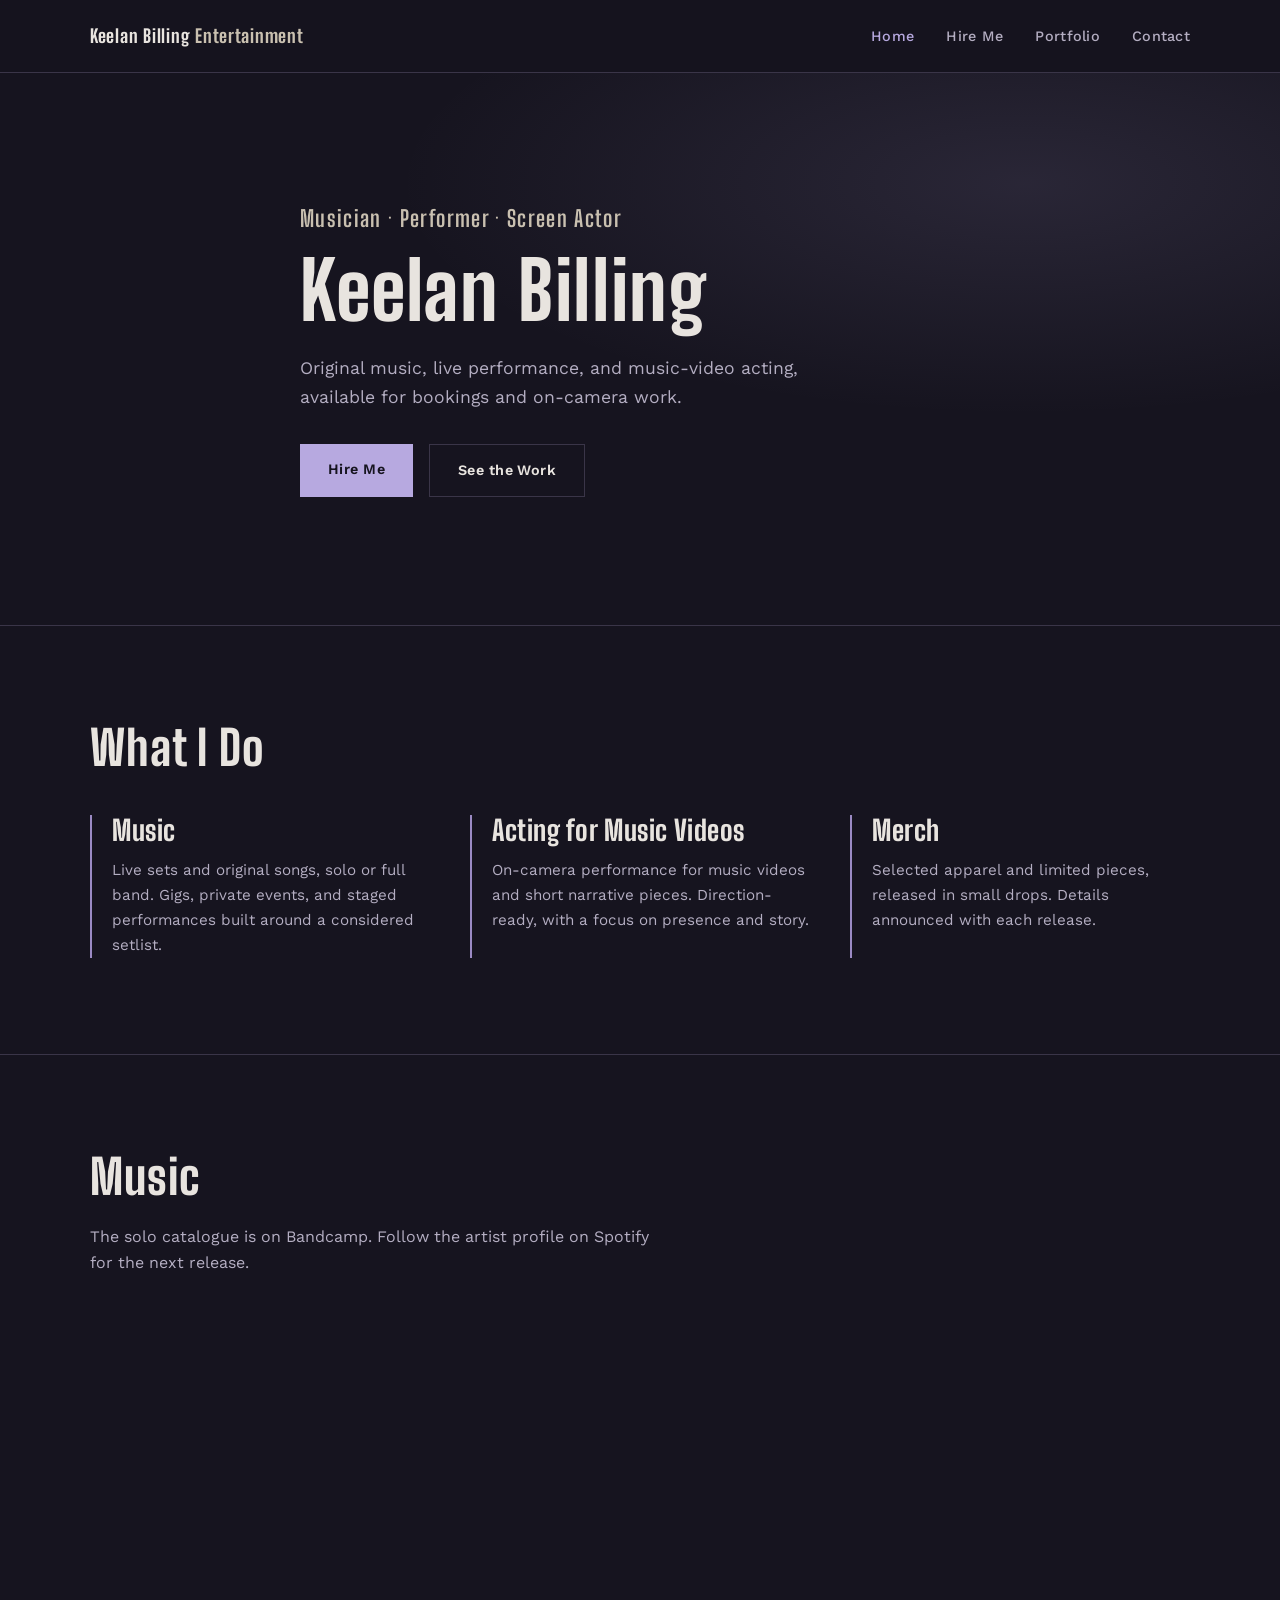
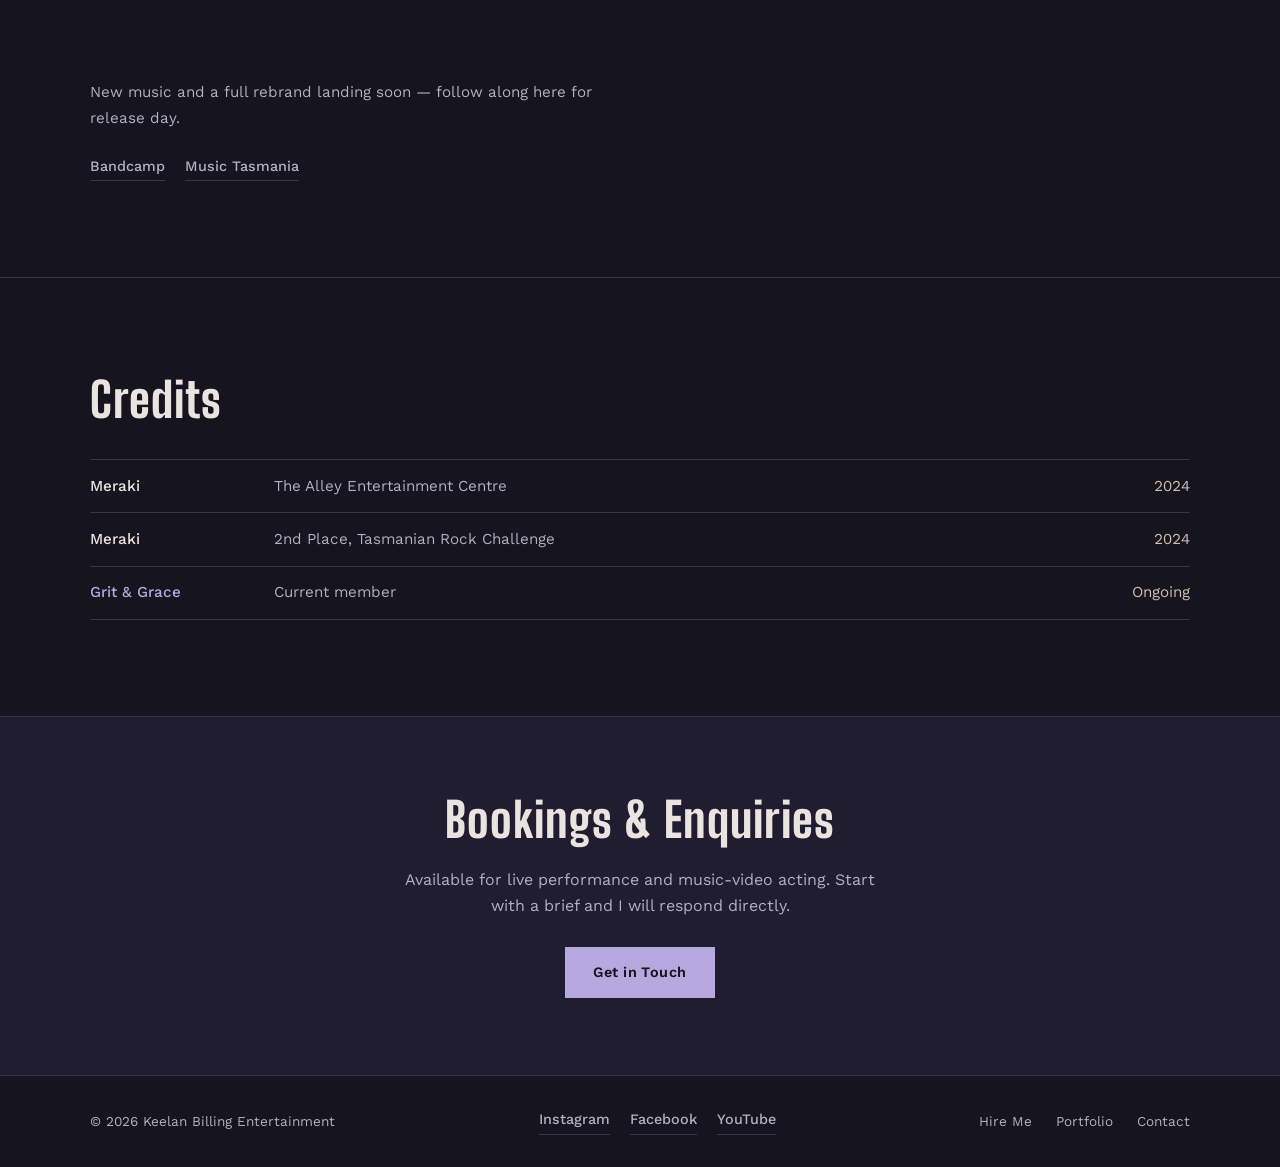
<file: index.html>
<!DOCTYPE html>
<html lang="en">
<head>
  <meta charset="UTF-8">
  <meta name="viewport" content="width=device-width, initial-scale=1.0">
  <meta name="description" content="Keelan Billing. Musician, performer, and screen actor available for live sets, original music, and music video acting.">
  <title>Keelan Billing Entertainment</title>
  <link rel="stylesheet" href="style.css">
</head>
<body>

  <header class="site-header">
    <div class="container header-inner">
      <a href="index.html" class="logo">Keelan Billing <span>Entertainment</span></a>
      <button class="nav-toggle" aria-label="Toggle navigation" aria-expanded="false">
        <span class="nav-toggle-bar"></span>
        <span class="nav-toggle-bar"></span>
        <span class="nav-toggle-bar"></span>
      </button>
      <nav class="site-nav" aria-label="Main navigation">
        <ul>
          <li><a href="index.html" aria-current="page">Home</a></li>
          <li><a href="hire.html">Hire Me</a></li>
          <li><a href="portfolio.html">Portfolio</a></li>
          <li><a href="contact.html">Contact</a></li>
        </ul>
      </nav>
    </div>
  </header>

  <main>
    <section class="hero">
      <div class="container hero-content">
        <p class="hero-tagline">Musician · Performer · Screen Actor</p>
        <h1>Keelan Billing</h1>
        <p class="hero-desc">Original music, live performance, and music-video acting, available for bookings and on-camera work.</p>
        <div class="btn-group">
          <a href="hire.html" class="btn btn-primary">Hire Me</a>
          <a href="portfolio.html" class="btn btn-outline">See the Work</a>
        </div>
      </div>
    </section>

    <section>
      <div class="container">
        <h2>What I Do</h2>
        <div class="services-grid">
          <article class="service-item">
            <h3>Music</h3>
            <p>Live sets and original songs, solo or full band. Gigs, private events, and staged performances built around a considered setlist.</p>
          </article>
          <article class="service-item">
            <h3>Acting for Music Videos</h3>
            <p>On-camera performance for music videos and short narrative pieces. Direction-ready, with a focus on presence and story.</p>
          </article>
          <article class="service-item">
            <h3>Merch</h3>
            <p>Selected apparel and limited pieces, released in small drops. Details announced with each release.</p>
          </article>
        </div>
      </div>
    </section>

    <section>
      <div class="container music-block">
        <h2>Music</h2>
        <p>The solo catalogue is on Bandcamp. Follow the artist profile on Spotify for the next release.</p>
        <div class="spotify-embed">
          <iframe data-testid="embed-iframe" style="border-radius:12px" src="https://open.spotify.com/embed/artist/3LQ8WdzUnTdsKHWAmYanKN?utm_source=generator&amp;si=8c4894f1d75b4c3d" width="100%" height="352" frameBorder="0" allowfullscreen="" allow="autoplay; clipboard-write; encrypted-media; fullscreen; picture-in-picture" loading="lazy" title="Keelan Billing on Spotify"></iframe>
        </div>
        <p class="music-note">New music and a full rebrand landing soon — follow along here for release day.</p>
        <div class="music-links">
          <a href="https://keelanbilling.bandcamp.com/" target="_blank" rel="noopener noreferrer">Bandcamp</a>
          <a href="https://musictasmania.org/connect/artists/keelan-billing" target="_blank" rel="noopener noreferrer">Music Tasmania</a>
        </div>
      </div>
    </section>

    <section>
      <div class="container">
        <h2>Credits</h2>
        <ul class="credits-list">
          <li>
            <span class="credit-title">Meraki</span>
            <span class="credit-role">The Alley Entertainment Centre</span>
            <span class="credit-year">2024</span>
          </li>
          <li>
            <span class="credit-title">Meraki</span>
            <span class="credit-role">2nd Place, Tasmanian Rock Challenge</span>
            <span class="credit-year">2024</span>
          </li>
          <li>
            <span class="credit-title"><a href="https://www.gritandgrace.au" target="_blank" rel="noopener noreferrer">Grit &amp; Grace</a></span>
            <span class="credit-role">Current member</span>
            <span class="credit-year">Ongoing</span>
          </li>
        </ul>
      </div>
    </section>

    <section class="cta-banner">
      <div class="container">
        <h2>Bookings &amp; Enquiries</h2>
        <p>Available for live performance and music-video acting. Start with a brief and I will respond directly.</p>
        <a href="contact.html" class="btn btn-primary">Get in Touch</a>
      </div>
    </section>
  </main>

  <footer class="site-footer">
    <div class="container footer-inner">
      <p>&copy; 2026 Keelan Billing Entertainment</p>
      <div class="social-links">
        <a href="https://instagram.com/keelan.7" target="_blank" rel="noopener noreferrer">Instagram</a>
        <a href="https://www.facebook.com/profile.php?id=61566569551535" target="_blank" rel="noopener noreferrer">Facebook</a>
        <a href="https://www.youtube.com/@keelanbilling" target="_blank" rel="noopener noreferrer">YouTube</a>
      </div>
      <nav class="footer-nav" aria-label="Footer navigation">
        <a href="hire.html">Hire Me</a>
        <a href="portfolio.html">Portfolio</a>
        <a href="contact.html">Contact</a>
      </nav>
    </div>
  </footer>

  <script src="script.js"></script>
</body>
</html>
</file>
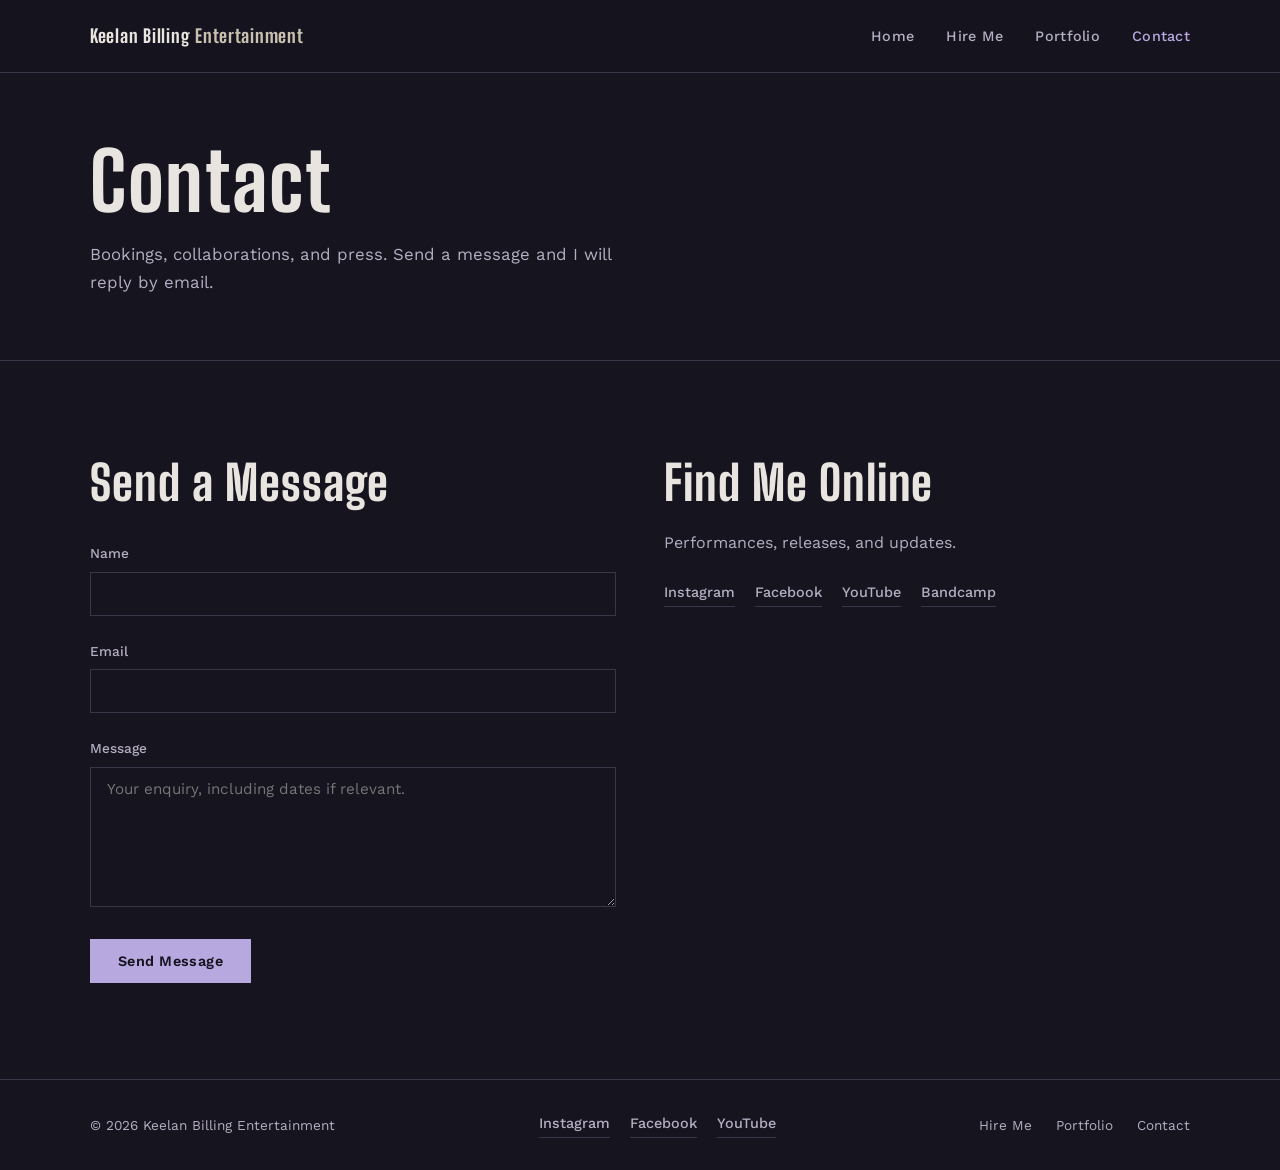
<file: contact.html>
<!DOCTYPE html>
<html lang="en">
<head>
  <meta charset="UTF-8">
  <meta name="viewport" content="width=device-width, initial-scale=1.0">
  <meta name="description" content="Get in touch with Keelan Billing for bookings, collaborations, or general enquiries.">
  <title>Contact — Keelan Billing Entertainment</title>
  <link rel="stylesheet" href="style.css">
</head>
<body>

  <header class="site-header">
    <div class="container header-inner">
      <a href="index.html" class="logo">Keelan Billing <span>Entertainment</span></a>
      <button class="nav-toggle" aria-label="Toggle navigation" aria-expanded="false">
        <span class="nav-toggle-bar"></span>
        <span class="nav-toggle-bar"></span>
        <span class="nav-toggle-bar"></span>
      </button>
      <nav class="site-nav" aria-label="Main navigation">
        <ul>
          <li><a href="index.html">Home</a></li>
          <li><a href="hire.html">Hire Me</a></li>
          <li><a href="portfolio.html">Portfolio</a></li>
          <li><a href="contact.html" aria-current="page">Contact</a></li>
        </ul>
      </nav>
    </div>
  </header>

  <main>
    <div class="page-header">
      <div class="container">
        <h1>Contact</h1>
        <p>Bookings, collaborations, and press. Send a message and I will reply by email.</p>
      </div>
    </div>

    <section>
      <div class="container contact-layout">
        <div>
          <h2>Send a Message</h2>
          <form name="contact" method="POST" data-netlify="true" netlify-honeypot="bot-field">
            <input type="hidden" name="form-name" value="contact">

            <p class="honeypot">
              <label>Don't fill this out if you're human: <input name="bot-field"></label>
            </p>

            <div class="form-group">
              <label for="contact-name">Name</label>
              <input type="text" id="contact-name" name="name" required>
            </div>

            <div class="form-group">
              <label for="contact-email">Email</label>
              <input type="email" id="contact-email" name="email" required>
            </div>

            <div class="form-group">
              <label for="contact-message">Message</label>
              <textarea id="contact-message" name="message" required placeholder="Your enquiry, including dates if relevant."></textarea>
            </div>

            <button type="submit" class="btn btn-primary">Send Message</button>
          </form>
        </div>

        <div>
          <h2>Find Me Online</h2>
          <p style="color: var(--text-muted);">Performances, releases, and updates.</p>
          <div class="social-links">
            <a href="https://instagram.com/keelan.7" target="_blank" rel="noopener noreferrer">Instagram</a>
            <a href="https://www.facebook.com/profile.php?id=61566569551535" target="_blank" rel="noopener noreferrer">Facebook</a>
            <a href="https://www.youtube.com/@keelanbilling" target="_blank" rel="noopener noreferrer">YouTube</a>
            <a href="https://keelanbilling.bandcamp.com/" target="_blank" rel="noopener noreferrer">Bandcamp</a>
          </div>
        </div>
      </div>
    </section>
  </main>

  <footer class="site-footer">
    <div class="container footer-inner">
      <p>&copy; 2026 Keelan Billing Entertainment</p>
      <div class="social-links">
        <a href="https://instagram.com/keelan.7" target="_blank" rel="noopener noreferrer">Instagram</a>
        <a href="https://www.facebook.com/profile.php?id=61566569551535" target="_blank" rel="noopener noreferrer">Facebook</a>
        <a href="https://www.youtube.com/@keelanbilling" target="_blank" rel="noopener noreferrer">YouTube</a>
      </div>
      <nav class="footer-nav" aria-label="Footer navigation">
        <a href="hire.html">Hire Me</a>
        <a href="portfolio.html">Portfolio</a>
        <a href="contact.html">Contact</a>
      </nav>
    </div>
  </footer>

  <script src="script.js"></script>
</body>
</html>
</file>
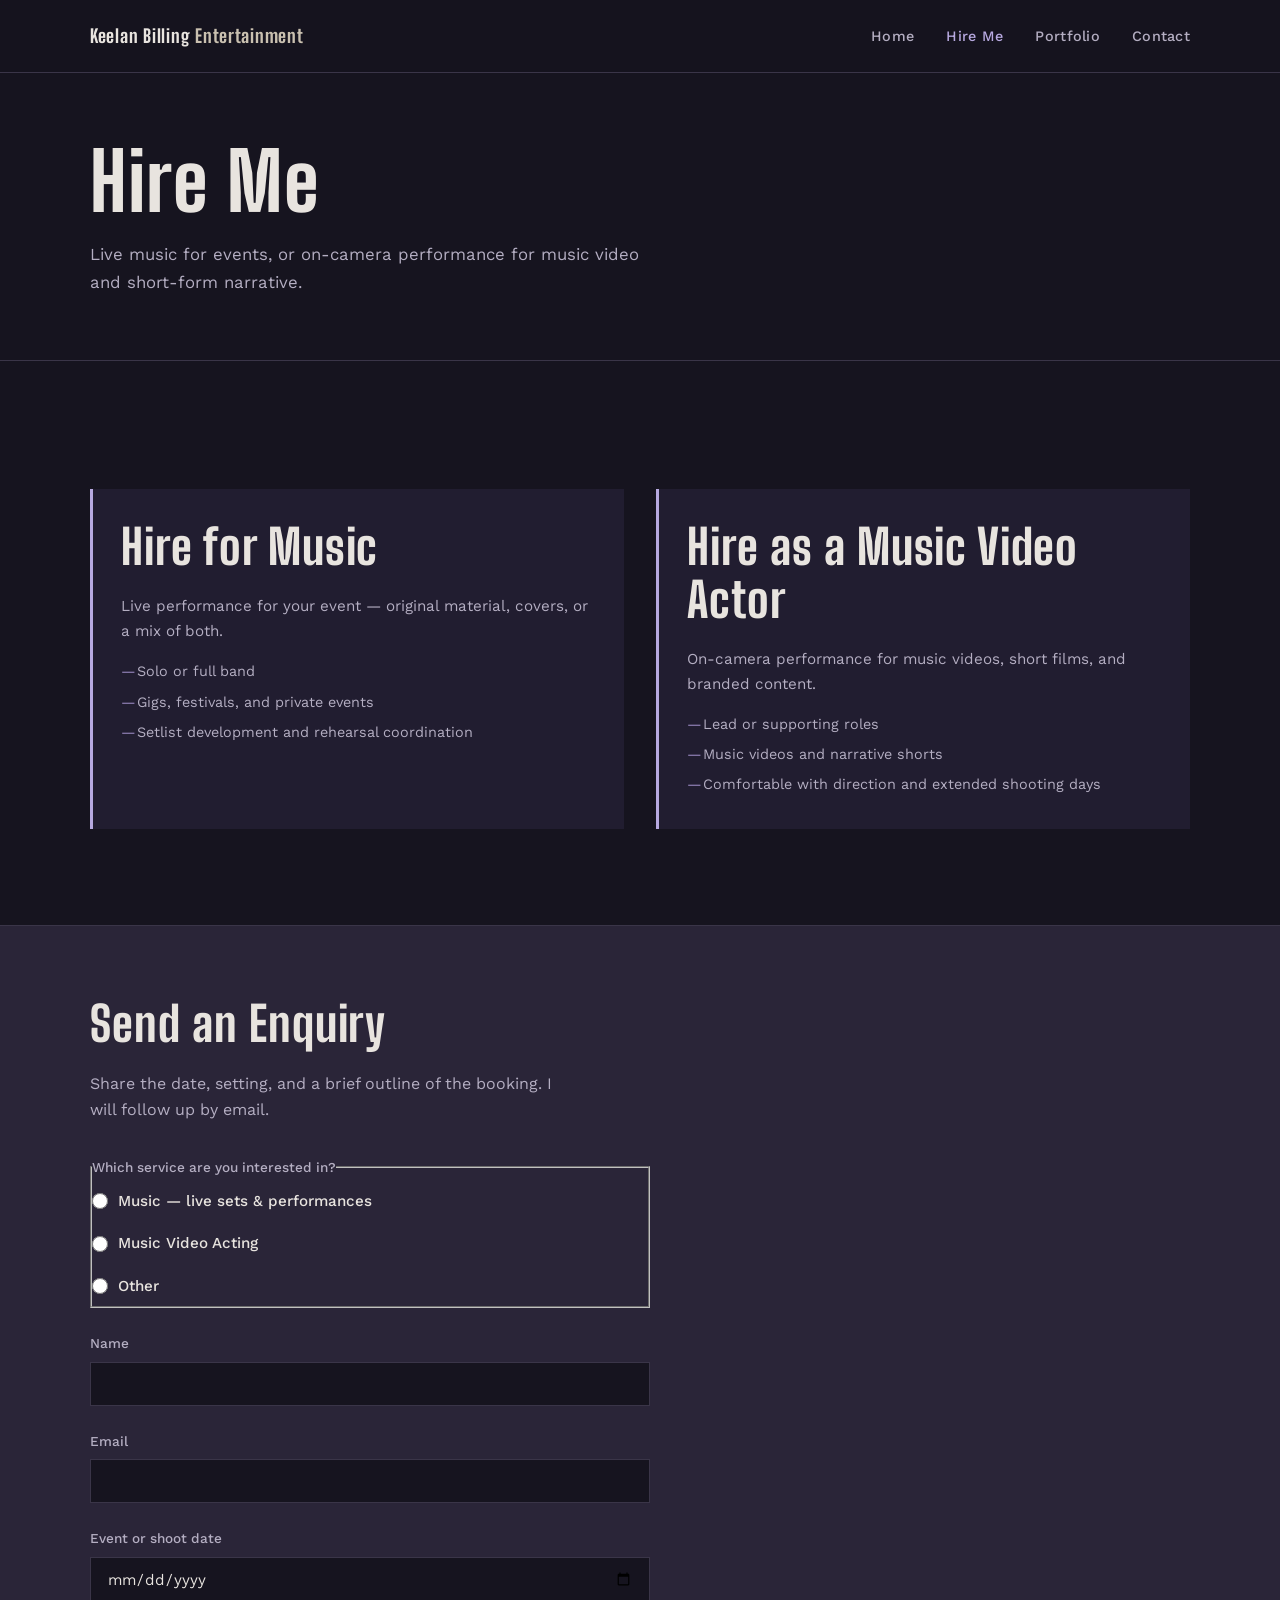
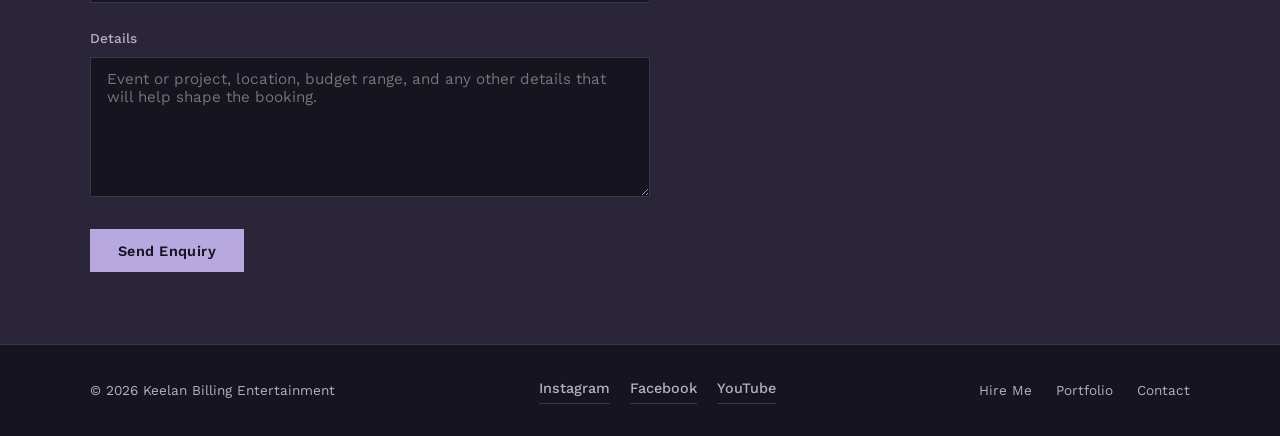
<file: hire.html>
<!DOCTYPE html>
<html lang="en">
<head>
  <meta charset="UTF-8">
  <meta name="viewport" content="width=device-width, initial-scale=1.0">
  <meta name="description" content="Hire Keelan Billing for live music performances or music video acting.">
  <title>Hire Me — Keelan Billing Entertainment</title>
  <link rel="stylesheet" href="style.css">
</head>
<body>

  <header class="site-header">
    <div class="container header-inner">
      <a href="index.html" class="logo">Keelan Billing <span>Entertainment</span></a>
      <button class="nav-toggle" aria-label="Toggle navigation" aria-expanded="false">
        <span class="nav-toggle-bar"></span>
        <span class="nav-toggle-bar"></span>
        <span class="nav-toggle-bar"></span>
      </button>
      <nav class="site-nav" aria-label="Main navigation">
        <ul>
          <li><a href="index.html">Home</a></li>
          <li><a href="hire.html" aria-current="page">Hire Me</a></li>
          <li><a href="portfolio.html">Portfolio</a></li>
          <li><a href="contact.html">Contact</a></li>
        </ul>
      </nav>
    </div>
  </header>

  <main>
    <div class="page-header">
      <div class="container">
        <h1>Hire Me</h1>
        <p>Live music for events, or on-camera performance for music video and short-form narrative.</p>
      </div>
    </div>

    <section>
      <div class="container">
        <div class="hire-offerings">
          <article class="hire-card">
            <h2>Hire for Music</h2>
            <p>Live performance for your event — original material, covers, or a mix of both.</p>
            <ul>
              <li>Solo or full band</li>
              <li>Gigs, festivals, and private events</li>
              <li>Setlist development and rehearsal coordination</li>
            </ul>
          </article>
          <article class="hire-card">
            <h2>Hire as a Music Video Actor</h2>
            <p>On-camera performance for music videos, short films, and branded content.</p>
            <ul>
              <li>Lead or supporting roles</li>
              <li>Music videos and narrative shorts</li>
              <li>Comfortable with direction and extended shooting days</li>
            </ul>
          </article>
        </div>
      </div>
    </section>

    <section class="form-section">
      <div class="container">
        <h2>Send an Enquiry</h2>
        <p style="color: var(--text-muted); max-width: 480px;">Share the date, setting, and a brief outline of the booking. I will follow up by email.</p>

        <form name="hire" method="POST" data-netlify="true" netlify-honeypot="bot-field">
          <input type="hidden" name="form-name" value="hire">

          <p class="honeypot">
            <label>Don't fill this out if you're human: <input name="bot-field"></label>
          </p>

          <fieldset class="form-group">
            <legend style="font-size: 0.85rem; font-weight: 500; color: var(--text-muted); margin-bottom: 0.65rem;">Which service are you interested in?</legend>
            <div class="radio-group">
              <label>
                <input type="radio" name="service" value="Music" required>
                Music — live sets &amp; performances
              </label>
              <label>
                <input type="radio" name="service" value="Music Video Acting">
                Music Video Acting
              </label>
              <label>
                <input type="radio" name="service" value="Other">
                Other
              </label>
            </div>
          </fieldset>

          <div class="form-group">
            <label for="hire-name">Name</label>
            <input type="text" id="hire-name" name="name" required>
          </div>

          <div class="form-group">
            <label for="hire-email">Email</label>
            <input type="email" id="hire-email" name="email" required>
          </div>

          <div class="form-group">
            <label for="hire-date">Event or shoot date</label>
            <input type="date" id="hire-date" name="date">
          </div>

          <div class="form-group">
            <label for="hire-details">Details</label>
            <textarea id="hire-details" name="details" placeholder="Event or project, location, budget range, and any other details that will help shape the booking."></textarea>
          </div>

          <button type="submit" class="btn btn-primary">Send Enquiry</button>
        </form>
      </div>
    </section>
  </main>

  <footer class="site-footer">
    <div class="container footer-inner">
      <p>&copy; 2026 Keelan Billing Entertainment</p>
      <div class="social-links">
        <a href="https://instagram.com/keelan.7" target="_blank" rel="noopener noreferrer">Instagram</a>
        <a href="https://www.facebook.com/profile.php?id=61566569551535" target="_blank" rel="noopener noreferrer">Facebook</a>
        <a href="https://www.youtube.com/@keelanbilling" target="_blank" rel="noopener noreferrer">YouTube</a>
      </div>
      <nav class="footer-nav" aria-label="Footer navigation">
        <a href="hire.html">Hire Me</a>
        <a href="portfolio.html">Portfolio</a>
        <a href="contact.html">Contact</a>
      </nav>
    </div>
  </footer>

  <script src="script.js"></script>
</body>
</html>
</file>
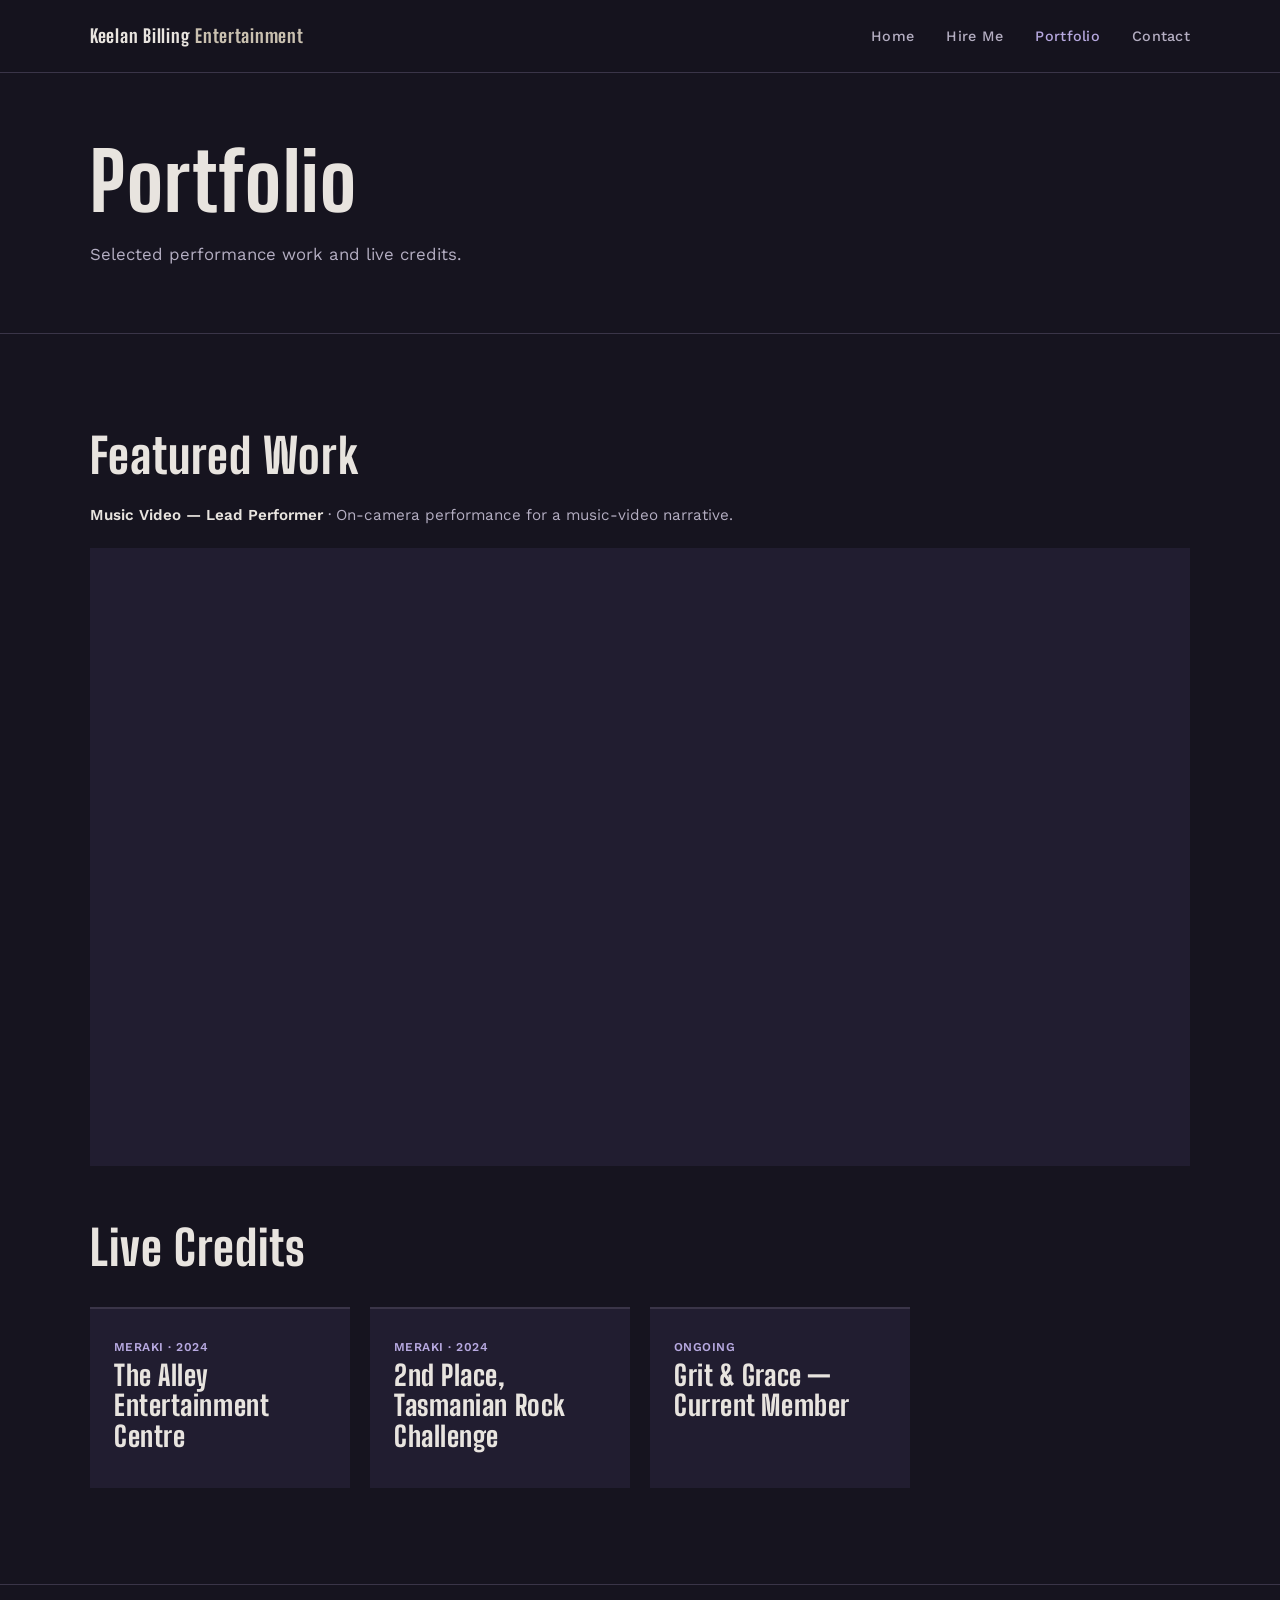
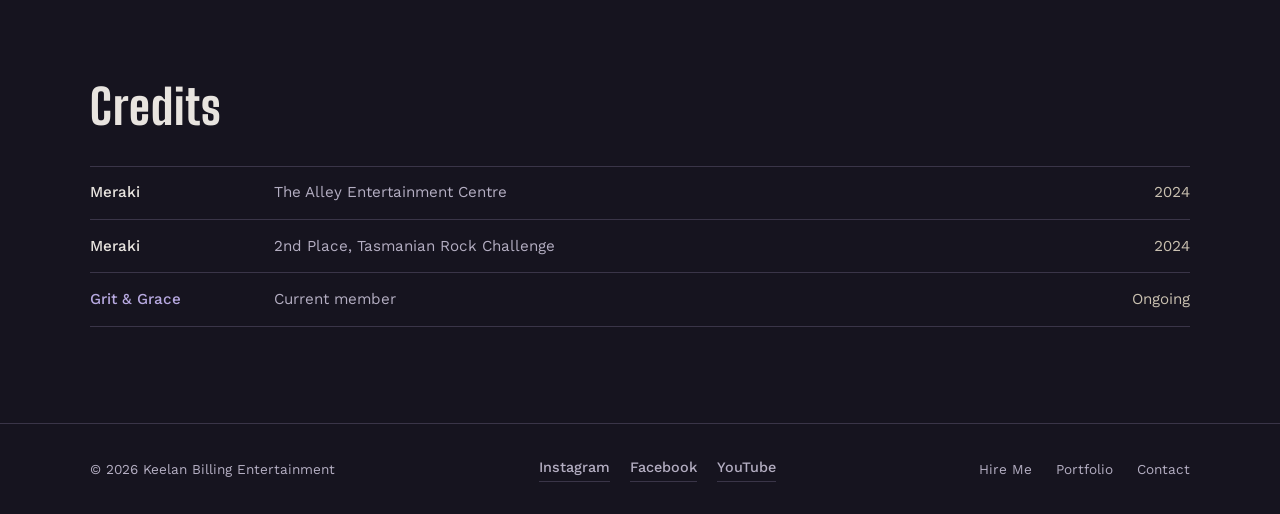
<file: portfolio.html>
<!DOCTYPE html>
<html lang="en">
<head>
  <meta charset="UTF-8">
  <meta name="viewport" content="width=device-width, initial-scale=1.0">
  <meta name="description" content="Portfolio of Keelan Billing — music video acting and live performance work.">
  <title>Portfolio — Keelan Billing Entertainment</title>
  <link rel="stylesheet" href="style.css">
</head>
<body>

  <header class="site-header">
    <div class="container header-inner">
      <a href="index.html" class="logo">Keelan Billing <span>Entertainment</span></a>
      <button class="nav-toggle" aria-label="Toggle navigation" aria-expanded="false">
        <span class="nav-toggle-bar"></span>
        <span class="nav-toggle-bar"></span>
        <span class="nav-toggle-bar"></span>
      </button>
      <nav class="site-nav" aria-label="Main navigation">
        <ul>
          <li><a href="index.html">Home</a></li>
          <li><a href="hire.html">Hire Me</a></li>
          <li><a href="portfolio.html" aria-current="page">Portfolio</a></li>
          <li><a href="contact.html">Contact</a></li>
        </ul>
      </nav>
    </div>
  </header>

  <main>
    <div class="page-header">
      <div class="container">
        <h1>Portfolio</h1>
        <p>Selected performance work and live credits.</p>
      </div>
    </div>

    <section>
      <div class="container">
        <h2>Featured Work</h2>
        <p class="video-caption"><strong>Music Video — Lead Performer</strong> · On-camera performance for a music-video narrative.</p>
        <div class="video-wrapper">
          <iframe
            src="https://www.youtube.com/embed/NbbIp-MAS6A"
            title="Keelan Billing — Music Video Performance"
            allow="accelerometer; autoplay; clipboard-write; encrypted-media; gyroscope; picture-in-picture; web-share"
            allowfullscreen
            loading="lazy"
          ></iframe>
        </div>

        <h2>Live Credits</h2>
        <div class="project-grid">
          <article class="project-card">
            <span class="project-tag">Meraki · 2024</span>
            <h3>The Alley Entertainment Centre</h3>
          </article>
          <article class="project-card">
            <span class="project-tag">Meraki · 2024</span>
            <h3>2nd Place, Tasmanian Rock Challenge</h3>
          </article>
          <article class="project-card">
            <span class="project-tag">Ongoing</span>
            <h3><a href="https://www.gritandgrace.au" target="_blank" rel="noopener noreferrer">Grit &amp; Grace</a> — Current Member</h3>
          </article>
        </div>
      </div>
    </section>

    <section>
      <div class="container">
        <h2>Credits</h2>
        <ul class="credits-list">
          <li>
            <span class="credit-title">Meraki</span>
            <span class="credit-role">The Alley Entertainment Centre</span>
            <span class="credit-year">2024</span>
          </li>
          <li>
            <span class="credit-title">Meraki</span>
            <span class="credit-role">2nd Place, Tasmanian Rock Challenge</span>
            <span class="credit-year">2024</span>
          </li>
          <li>
            <span class="credit-title"><a href="https://www.gritandgrace.au" target="_blank" rel="noopener noreferrer">Grit &amp; Grace</a></span>
            <span class="credit-role">Current member</span>
            <span class="credit-year">Ongoing</span>
          </li>
        </ul>
      </div>
    </section>
  </main>

  <footer class="site-footer">
    <div class="container footer-inner">
      <p>&copy; 2026 Keelan Billing Entertainment</p>
      <div class="social-links">
        <a href="https://instagram.com/keelan.7" target="_blank" rel="noopener noreferrer">Instagram</a>
        <a href="https://www.facebook.com/profile.php?id=61566569551535" target="_blank" rel="noopener noreferrer">Facebook</a>
        <a href="https://www.youtube.com/@keelanbilling" target="_blank" rel="noopener noreferrer">YouTube</a>
      </div>
      <nav class="footer-nav" aria-label="Footer navigation">
        <a href="hire.html">Hire Me</a>
        <a href="portfolio.html">Portfolio</a>
        <a href="contact.html">Contact</a>
      </nav>
    </div>
  </footer>

  <script src="script.js"></script>
</body>
</html>
</file>
<file: style.css>
/* =============================================
   Keelan Billing Entertainment — Shared Styles
   ============================================= */

@import url('https://fonts.googleapis.com/css2?family=Big+Shoulders+Display:wght@700;800&family=Work+Sans:wght@400;500;600&display=swap');

/* --- Custom Properties --- */
:root {
  --bg:           #16141F;
  --bg-elevated:  #211D30;
  --bg-subtle:    #2A2538;
  --text:         #E8E4DF;
  --text-muted:   #B4AEC2;
  --accent:       #B7A9E0;
  --accent-dim:   #9B8AC4;
  --metal:        #C9C0B0;
  --border:       #3A3548;
  --font-display: 'Big Shoulders Display', sans-serif;
  --font-body:    'Work Sans', sans-serif;
  --max-width:    1100px;
  --nav-height:   72px;
}

/* --- Reset & Base --- */
*, *::before, *::after {
  box-sizing: border-box;
  margin: 0;
  padding: 0;
}

html {
  scroll-behavior: smooth;
}

body {
  font-family: var(--font-body);
  font-size: 1rem;
  line-height: 1.65;
  color: var(--text);
  background-color: var(--bg);
  min-height: 100vh;
  display: flex;
  flex-direction: column;
}

img {
  max-width: 100%;
  display: block;
}

a {
  color: var(--accent);
  text-decoration: none;
  transition: color 0.2s;
}

a:hover {
  color: var(--text);
}

ul {
  list-style: none;
}

/* --- Typography --- */
h1, h2, h3 {
  font-family: var(--font-display);
  font-weight: 800;
  line-height: 1.1;
  letter-spacing: 0.02em;
}

h1 {
  font-size: clamp(2.8rem, 7vw, 5rem);
}

h2 {
  font-size: clamp(2rem, 4.5vw, 3rem);
  margin-bottom: 1.25rem;
}

h3 {
  font-size: clamp(1.4rem, 2.5vw, 1.75rem);
  margin-bottom: 0.75rem;
}

p + p {
  margin-top: 1rem;
}

/* --- Layout --- */
.container {
  width: min(100% - 2.5rem, var(--max-width));
  margin-inline: auto;
}

main {
  flex: 1;
}

section {
  padding-block: clamp(3.5rem, 8vw, 6rem);
}

section + section {
  border-top: 1px solid var(--border);
}

/* --- Header & Navigation --- */
.site-header {
  position: sticky;
  top: 0;
  z-index: 100;
  background: rgba(22, 20, 31, 0.92);
  backdrop-filter: blur(10px);
  border-bottom: 1px solid var(--border);
}

.header-inner {
  display: flex;
  align-items: center;
  justify-content: space-between;
  height: var(--nav-height);
}

.logo {
  font-family: var(--font-display);
  font-weight: 800;
  font-size: 1.15rem;
  color: var(--text);
  letter-spacing: 0.04em;
  white-space: nowrap;
}

.logo span {
  color: var(--metal);
}

.nav-toggle {
  display: none;
  background: none;
  border: none;
  cursor: pointer;
  padding: 0.5rem;
  color: var(--text);
}

.nav-toggle-bar {
  display: block;
  width: 24px;
  height: 2px;
  background: currentColor;
  transition: transform 0.25s, opacity 0.25s;
}

.nav-toggle-bar + .nav-toggle-bar {
  margin-top: 6px;
}

.nav-toggle[aria-expanded="true"] .nav-toggle-bar:nth-child(1) {
  transform: translateY(8px) rotate(45deg);
}

.nav-toggle[aria-expanded="true"] .nav-toggle-bar:nth-child(2) {
  opacity: 0;
}

.nav-toggle[aria-expanded="true"] .nav-toggle-bar:nth-child(3) {
  transform: translateY(-8px) rotate(-45deg);
}

.site-nav ul {
  display: flex;
  gap: 2rem;
}

.site-nav a {
  color: var(--text-muted);
  font-size: 0.9rem;
  font-weight: 500;
  letter-spacing: 0.02em;
}

.site-nav a:hover,
.site-nav a[aria-current="page"] {
  color: var(--accent);
}

/* --- Buttons --- */
.btn {
  display: inline-block;
  padding: 0.85rem 1.75rem;
  font-family: var(--font-body);
  font-size: 0.9rem;
  font-weight: 600;
  letter-spacing: 0.03em;
  border: none;
  cursor: pointer;
  transition: background 0.2s, color 0.2s, border-color 0.2s;
  text-align: center;
}

.btn-primary {
  background: var(--accent);
  color: var(--bg);
}

.btn-primary:hover {
  background: var(--text);
  color: var(--bg);
}

.btn-outline {
  background: transparent;
  color: var(--text);
  border: 1px solid var(--border);
}

.btn-outline:hover {
  border-color: var(--accent);
  color: var(--accent);
}

.btn-group {
  display: flex;
  flex-wrap: wrap;
  gap: 1rem;
  margin-top: 2rem;
}

/* --- Hero --- */
.hero {
  padding-block: clamp(4rem, 12vw, 8rem);
  position: relative;
  overflow: hidden;
}

.hero::before {
  content: '';
  position: absolute;
  inset: 0;
  background: radial-gradient(ellipse 70% 60% at 80% 20%, rgba(183, 169, 224, 0.12) 0%, transparent 70%);
  pointer-events: none;
}

.hero-content {
  position: relative;
  max-width: 680px;
}

.hero-tagline {
  font-family: var(--font-display);
  font-size: clamp(1.1rem, 2.5vw, 1.4rem);
  font-weight: 700;
  color: var(--metal);
  letter-spacing: 0.06em;
  margin-bottom: 0.5rem;
}

.hero-desc {
  font-size: 1.1rem;
  color: var(--text-muted);
  max-width: 520px;
  margin-top: 1.25rem;
}

/* --- What I Do --- */
.services-grid {
  display: grid;
  grid-template-columns: repeat(auto-fit, minmax(280px, 1fr));
  gap: 2.5rem;
  margin-top: 2.5rem;
}

.service-item {
  padding-left: 1.25rem;
  border-left: 2px solid var(--accent-dim);
}

.service-item h3 {
  color: var(--text);
}

.service-item p {
  color: var(--text-muted);
  font-size: 0.95rem;
}

/* --- CTA Banner --- */
.cta-banner {
  text-align: center;
  background: var(--bg-elevated);
  padding-block: clamp(3rem, 6vw, 5rem);
}

.cta-banner p {
  color: var(--text-muted);
  max-width: 480px;
  margin-inline: auto;
  margin-bottom: 1.75rem;
}

/* --- Page Header --- */
.page-header {
  padding-block: clamp(2.5rem, 6vw, 4rem);
  border-bottom: 1px solid var(--border);
}

.page-header p {
  color: var(--text-muted);
  max-width: 560px;
  margin-top: 1rem;
  font-size: 1.05rem;
}

/* --- Hire Services --- */
.hire-offerings {
  display: grid;
  grid-template-columns: repeat(auto-fit, minmax(300px, 1fr));
  gap: 2rem;
  margin-top: 2rem;
}

.hire-card {
  background: var(--bg-elevated);
  padding: 2rem 2rem 2rem 1.75rem;
  border-left: 3px solid var(--accent);
}

.hire-card p {
  color: var(--text-muted);
  font-size: 0.95rem;
}

.hire-card ul {
  margin-top: 1rem;
  color: var(--text-muted);
  font-size: 0.9rem;
}

.hire-card li {
  padding-left: 1rem;
  position: relative;
}

.hire-card li::before {
  content: '—';
  position: absolute;
  left: 0;
  color: var(--accent-dim);
}

.hire-card li + li {
  margin-top: 0.4rem;
}

/* --- Forms --- */
.form-section {
  background: var(--bg-subtle);
  padding-block: clamp(3rem, 6vw, 4.5rem);
}

form {
  max-width: 560px;
  margin-top: 2rem;
}

.form-group {
  margin-bottom: 1.5rem;
}

.form-group label {
  display: block;
  font-size: 0.85rem;
  font-weight: 500;
  color: var(--text-muted);
  margin-bottom: 0.45rem;
}

.form-group input[type="text"],
.form-group input[type="email"],
.form-group input[type="date"],
.form-group textarea,
.form-group select {
  width: 100%;
  padding: 0.75rem 1rem;
  font-family: var(--font-body);
  font-size: 0.95rem;
  color: var(--text);
  background: var(--bg);
  border: 1px solid var(--border);
  transition: border-color 0.2s;
}

.form-group input:focus,
.form-group textarea:focus,
.form-group select:focus {
  outline: none;
  border-color: var(--accent);
}

.form-group textarea {
  min-height: 140px;
  resize: vertical;
}

.radio-group {
  display: flex;
  flex-direction: column;
  gap: 0.65rem;
}

.radio-group label {
  display: flex;
  align-items: center;
  gap: 0.6rem;
  font-size: 0.95rem;
  color: var(--text);
  cursor: pointer;
}

.radio-group input[type="radio"] {
  accent-color: var(--accent);
  width: 1rem;
  height: 1rem;
}

.honeypot {
  position: absolute;
  left: -9999px;
  opacity: 0;
  height: 0;
  overflow: hidden;
}

/* --- Portfolio --- */
.video-caption {
  font-size: 0.95rem;
  color: var(--text-muted);
  margin-bottom: 1.25rem;
}

.video-caption strong {
  color: var(--text);
  font-weight: 600;
}

.video-wrapper {
  position: relative;
  width: 100%;
  aspect-ratio: 16 / 9;
  background: var(--bg-elevated);
  margin-bottom: 3.5rem;
}

.video-wrapper iframe {
  position: absolute;
  inset: 0;
  width: 100%;
  height: 100%;
  border: none;
}

.project-grid {
  display: grid;
  grid-template-columns: repeat(auto-fill, minmax(240px, 1fr));
  gap: 1.25rem;
  margin-top: 2rem;
}

.project-card {
  background: var(--bg-elevated);
  padding: 1.5rem;
  border-top: 2px solid var(--border);
  transition: border-color 0.2s;
}

.project-card:hover {
  border-top-color: var(--accent);
}

.project-card h3 a {
  color: inherit;
}

.project-card h3 a:hover {
  color: var(--accent);
}

.project-tag {
  display: inline-block;
  font-size: 0.75rem;
  font-weight: 600;
  letter-spacing: 0.04em;
  color: var(--accent);
  text-transform: uppercase;
}

.credits-list {
  margin-top: 2rem;
  border-top: 1px solid var(--border);
}

.credits-list li {
  display: flex;
  flex-wrap: wrap;
  gap: 0.5rem 1.5rem;
  padding-block: 0.85rem;
  border-bottom: 1px solid var(--border);
  font-size: 0.95rem;
  color: var(--text-muted);
}

.credits-list .credit-title {
  color: var(--text);
  font-weight: 500;
  min-width: 160px;
}

.credits-list .credit-role {
  flex: 1;
}

.credits-list .credit-year {
  color: var(--metal);
  font-variant-numeric: tabular-nums;
}

/* --- Music --- */
.music-block p {
  color: var(--text-muted);
  max-width: 560px;
}

.music-block .btn-group {
  margin-top: 1.5rem;
}

.spotify-embed {
  margin-top: 2rem;
  max-width: 100%;
}

.spotify-embed iframe {
  display: block;
  width: 100%;
  border: 0;
}

.music-note {
  margin-top: 1.25rem;
  font-size: 0.95rem;
}

.music-links {
  display: flex;
  flex-wrap: wrap;
  gap: 1.25rem;
  margin-top: 1.5rem;
}

.music-links a {
  font-size: 0.9rem;
  font-weight: 500;
  color: var(--text-muted);
  padding-bottom: 2px;
  border-bottom: 1px solid var(--border);
}

.music-links a:hover {
  color: var(--accent);
  border-bottom-color: var(--accent);
}

/* --- Contact --- */
.contact-layout {
  display: grid;
  grid-template-columns: 1fr 1fr;
  gap: 3rem;
  align-items: start;
}

.social-links {
  display: flex;
  flex-wrap: wrap;
  gap: 1.25rem;
  margin-top: 1.5rem;
}

.social-links a {
  font-size: 0.9rem;
  font-weight: 500;
  color: var(--text-muted);
  padding-bottom: 2px;
  border-bottom: 1px solid var(--border);
}

.social-links a:hover {
  color: var(--accent);
  border-bottom-color: var(--accent);
}

/* --- Footer --- */
.site-footer {
  border-top: 1px solid var(--border);
  padding-block: 2rem;
  margin-top: auto;
}

.footer-inner {
  display: flex;
  flex-wrap: wrap;
  justify-content: space-between;
  align-items: center;
  gap: 1rem;
  font-size: 0.85rem;
  color: var(--text-muted);
}

.footer-inner .social-links {
  margin-top: 0;
}

.footer-nav {
  display: flex;
  gap: 1.5rem;
}

.footer-nav a {
  color: var(--text-muted);
}

.footer-nav a:hover {
  color: var(--accent);
}

/* --- Responsive --- */
@media (max-width: 760px) {
  .nav-toggle {
    display: block;
  }

  .site-nav {
    position: fixed;
    top: var(--nav-height);
    left: 0;
    right: 0;
    background: var(--bg);
    border-bottom: 1px solid var(--border);
    padding: 1.5rem;
    transform: translateY(-120%);
    opacity: 0;
    visibility: hidden;
    transition: transform 0.3s, opacity 0.3s, visibility 0.3s;
  }

  .site-nav.is-open {
    transform: translateY(0);
    opacity: 1;
    visibility: visible;
  }

  .site-nav ul {
    flex-direction: column;
    gap: 1.25rem;
  }

  .site-nav a {
    font-size: 1.05rem;
  }

  .contact-layout {
    grid-template-columns: 1fr;
  }

  .btn-group {
    flex-direction: column;
  }

  .btn-group .btn {
    width: 100%;
  }
}
</file>
